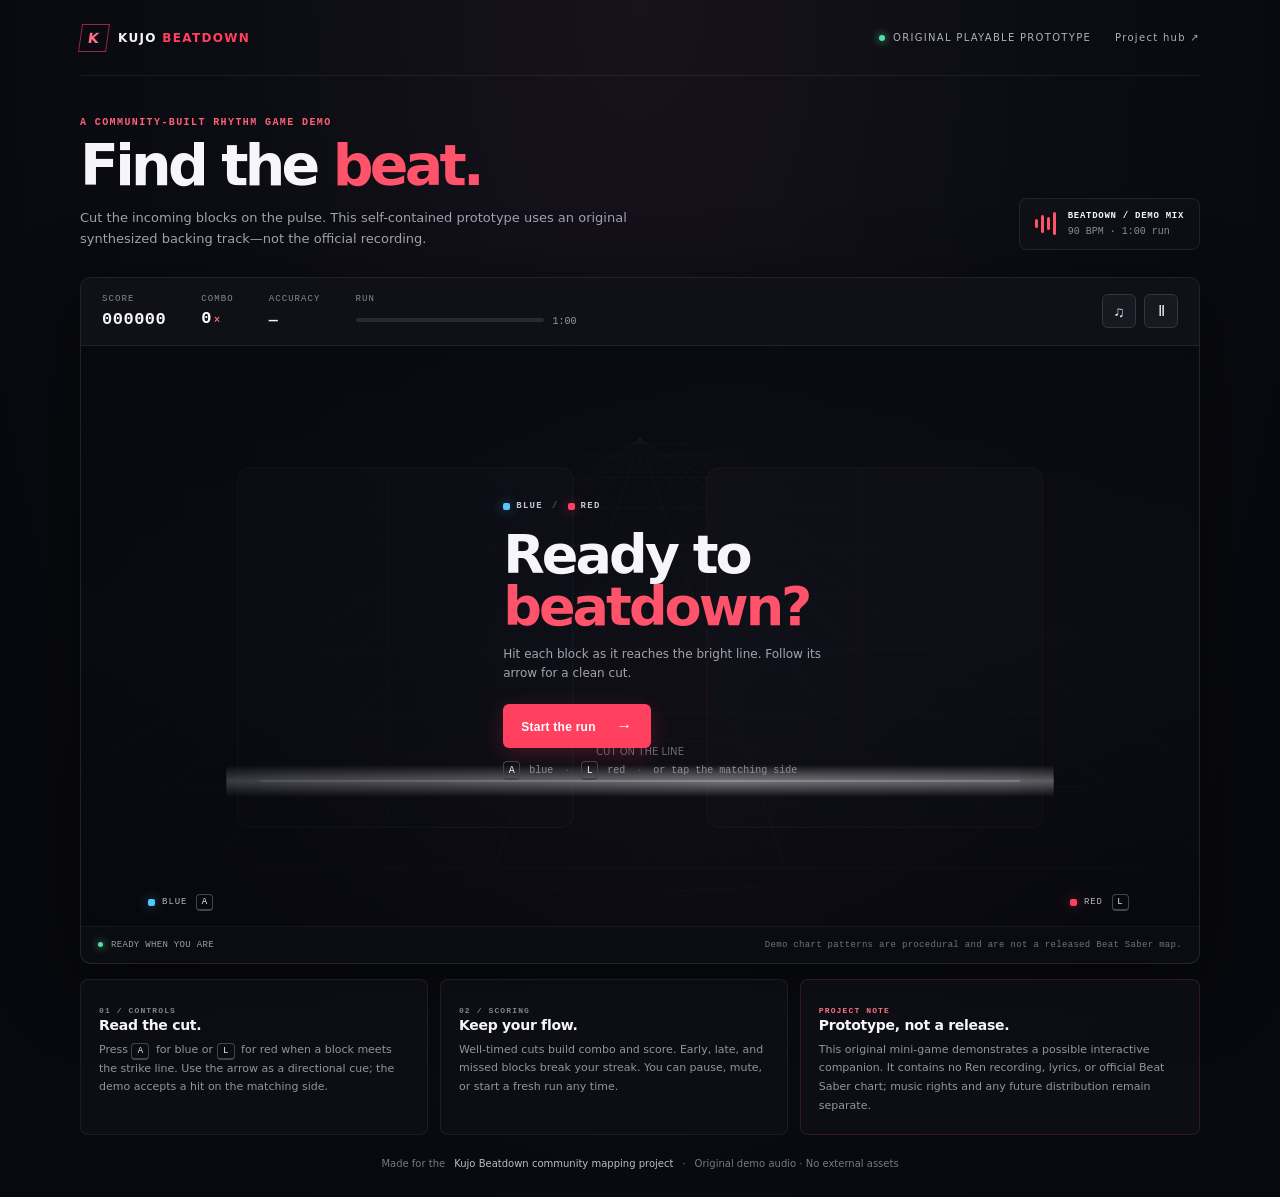
<file: game/index.html>
<!doctype html>
<html lang="en">
<head>
  <meta charset="utf-8">
  <meta name="viewport" content="width=device-width, initial-scale=1, viewport-fit=cover">
  <meta name="theme-color" content="#08090e">
  <meta name="description" content="Play the Kujo Beatdown community project's original, browser-based rhythm prototype.">
  <title>Kujo Beatdown — Rhythm Prototype</title>
  <link rel="stylesheet" href="style.css">
  <script src="game.js" defer></script>
</head>
<body>
  <main class="shell">
    <header class="topbar">
      <a class="wordmark" href="../index.html" aria-label="Kujo Beatdown project home"><span class="mark">K</span><span>KUJO <b>BEATDOWN</b></span></a>
      <div class="top-actions"><span class="prototype-tag"><i></i> ORIGINAL PLAYABLE PROTOTYPE</span><a class="back-link" href="../index.html">Project hub <span aria-hidden="true">↗</span></a></div>
    </header>

    <section class="intro" aria-labelledby="game-title">
      <div><p class="eyebrow">A community-built rhythm game demo</p><h1 id="game-title">Find the <span>beat.</span></h1><p class="lede">Cut the incoming blocks on the pulse. This self-contained prototype uses an original synthesized backing track—not the official recording.</p></div>
      <div class="song-chip"><span class="pulse-bars" aria-hidden="true"><i></i><i></i><i></i><i></i></span><span><b>BEATDOWN / DEMO MIX</b><small>90 BPM · 1:00 run</small></span></div>
    </section>

    <section class="game-card" aria-label="Rhythm game">
      <div class="hud">
        <div class="hud-stat"><span>SCORE</span><strong id="score">000000</strong></div>
        <div class="hud-stat combo-stat"><span>COMBO</span><strong><b id="combo">0</b><small>×</small></strong></div>
        <div class="hud-stat accuracy-stat"><span>ACCURACY</span><strong id="accuracy">—</strong></div>
        <div class="hud-stat progress-stat"><span>RUN</span><div class="progress-track"><i id="progress"></i></div><small id="time-left">1:00</small></div>
        <div class="hud-buttons"><button id="mute" class="icon-button" type="button" aria-label="Mute audio" title="Mute audio">♫</button><button id="pause" class="icon-button" type="button" aria-label="Pause game" title="Pause">Ⅱ</button></div>
      </div>
      <div class="stage-wrap">
        <canvas id="stage" aria-label="Rhythm game playfield. Press A for blue notes and L for red notes, matching the arrow direction." role="img"></canvas>
        <div id="overlay" class="overlay">
          <div class="overlay-panel" id="overlay-panel">
            <div class="overlay-kicker"><span class="mini-dot blue"></span> BLUE <span class="slash">/</span> <span class="mini-dot red"></span> RED</div>
            <h2 id="overlay-title">Ready to<br><em>beatdown?</em></h2>
            <p id="overlay-copy">Hit each block as it reaches the bright line. Follow its arrow for a clean cut.</p>
            <button id="start" class="start-button" type="button">Start the run <span aria-hidden="true">→</span></button>
            <p class="keys-hint"><kbd>A</kbd> blue <span>·</span> <kbd>L</kbd> red <span>·</span> or tap the matching side</p>
          </div>
        </div>
        <div class="lane-label left-label"><span class="swatch blue"></span> BLUE <kbd>A</kbd></div>
        <div class="lane-label right-label"><span class="swatch red"></span> RED <kbd>L</kbd></div>
        <div class="hit-flash" id="hit-flash" aria-hidden="true"></div>
      </div>
      <div class="game-footer"><span><i class="live-dot"></i> <span id="status">READY WHEN YOU ARE</span></span><span>Demo chart patterns are procedural and are not a released Beat Saber map.</span></div>
    </section>

    <section class="below-grid" aria-label="How to play and project note">
      <article class="info-card"><span class="card-index">01 / CONTROLS</span><h3>Read the cut.</h3><p>Press <kbd>A</kbd> for blue or <kbd>L</kbd> for red when a block meets the strike line. Use the arrow as a directional cue; the demo accepts a hit on the matching side.</p></article>
      <article class="info-card"><span class="card-index">02 / SCORING</span><h3>Keep your flow.</h3><p>Well-timed cuts build combo and score. Early, late, and missed blocks break your streak. You can pause, mute, or start a fresh run any time.</p></article>
      <article class="info-card note-card"><span class="card-index">PROJECT NOTE</span><h3>Prototype, not a release.</h3><p>This original mini-game demonstrates a possible interactive companion. It contains no Ren recording, lyrics, or official Beat Saber chart; music rights and any future distribution remain separate.</p></article>
    </section>
    <footer>Made for the <a href="https://github.com/ibloud/kujo-beatdown-beatsaber-map">Kujo Beatdown community mapping project</a><span>·</span> Original demo audio · No external assets</footer>
  </main>
  <div class="sr-only" id="announcer" aria-live="polite"></div>
</body>
</html>
</file>
<file: game/style.css>
:root{color-scheme:dark;--bg:#08090e;--panel:#101117;--line:#252630;--muted:#858695;--white:#f5f5fa;--blue:#51c9ff;--red:#ff405f;--mono:'SFMono-Regular',Consolas,'Liberation Mono',monospace;font-family:Inter,ui-sans-serif,system-ui,-apple-system,BlinkMacSystemFont,'Segoe UI',sans-serif}*{box-sizing:border-box}body{margin:0;min-height:100vh;color:var(--white);background:radial-gradient(ellipse at 50% 0%,#17121c 0,#0c0d13 42%,var(--bg) 80%)}button,a{-webkit-tap-highlight-color:transparent}a{color:inherit}.shell{width:min(1120px,calc(100% - 40px));margin:0 auto}.topbar{height:76px;border-bottom:1px solid #ffffff12;display:flex;align-items:center;justify-content:space-between}.wordmark{text-decoration:none;display:flex;align-items:center;gap:10px;font-size:12px;letter-spacing:.11em;font-weight:800}.wordmark b{color:#ff405f}.mark{width:28px;height:28px;display:grid;place-items:center;border:1px solid #ff405f90;color:#ff7184;transform:skew(-8deg);font-size:14px}.top-actions{display:flex;align-items:center;gap:24px}.prototype-tag,.back-link{font-size:10px;letter-spacing:.13em;color:#aeb0bc;text-decoration:none}.prototype-tag{display:flex;gap:8px;align-items:center}.prototype-tag i,.live-dot{width:6px;height:6px;background:#54e0a1;border-radius:50%;box-shadow:0 0 9px #54e0a1}.back-link{transition:color .2s}.back-link:hover{color:white}.intro{display:flex;align-items:end;justify-content:space-between;gap:30px;padding:41px 0 27px}.eyebrow,.card-index{margin:0 0 10px;color:#ff6076;font:600 10px var(--mono);letter-spacing:.14em;text-transform:uppercase}.intro h1{font-size:clamp(38px,6vw,57px);line-height:.98;letter-spacing:-.065em;margin:0;font-weight:850}.intro h1 span{color:#ff536b}.lede{margin:13px 0 0;color:#a0a1ae;max-width:560px;font-size:13px;line-height:1.65}.song-chip{display:flex;align-items:center;gap:12px;padding:12px 15px;border:1px solid #ffffff13;border-radius:8px;background:#ffffff05;white-space:nowrap}.song-chip b,.song-chip small{display:block}.song-chip b{font:600 9px var(--mono);letter-spacing:.08em}.song-chip small{font:10px var(--mono);color:#888a98;margin-top:5px}.pulse-bars{display:flex;align-items:center;gap:3px;height:26px}.pulse-bars i{display:block;width:3px;border-radius:4px;background:#ff536b;height:35%;animation:equalize .8s ease-in-out infinite alternate}.pulse-bars i:nth-child(2){height:70%;animation-delay:.2s}.pulse-bars i:nth-child(3){height:50%;animation-delay:.4s}.pulse-bars i:nth-child(4){height:90%;animation-delay:.1s}@keyframes equalize{to{transform:scaleY(.42)}}.game-card{border:1px solid #ffffff18;border-radius:11px;overflow:hidden;background:#0b0c12;box-shadow:0 18px 70px #0008}.hud{height:68px;display:flex;align-items:center;padding:0 21px;gap:35px;border-bottom:1px solid #ffffff12;background:#101117}.hud-stat>span{display:block;font:9px var(--mono);letter-spacing:.12em;color:#858794;margin-bottom:5px}.hud-stat>strong{font:700 17px var(--mono);letter-spacing:.03em}.combo-stat strong{color:#fff;display:flex;align-items:baseline;gap:2px}.combo-stat strong small{font-size:10px;color:#ff6076}.accuracy-stat strong{font-size:15px}.progress-stat{flex:1;max-width:230px}.progress-stat>div{height:4px;width:100%;border-radius:8px;background:#292a34;display:inline-block;vertical-align:middle;margin-right:9px;width:calc(100% - 42px)}.progress-track i{display:block;background:linear-gradient(90deg,#ff405f,#ff9b5e);height:100%;width:0;border-radius:inherit;transition:width .1s linear}.progress-stat>small{font:10px var(--mono);color:#999}.hud-buttons{display:flex;gap:8px;margin-left:auto}.icon-button{border:1px solid #343540;background:#171820;border-radius:6px;color:#e4e4ea;width:34px;height:34px;font-size:15px;cursor:pointer}.icon-button:hover{border-color:#747583}.stage-wrap{position:relative;overflow:hidden;background:#0b0d14}.stage-wrap canvas{display:block;width:100%;height:auto;aspect-ratio:16/8.3;touch-action:manipulation}.overlay{position:absolute;inset:0;display:grid;place-items:center;background:linear-gradient(90deg,#07080dc9,#07080d71 58%,#07080d93);transition:opacity .25s,visibility .25s}.overlay.hidden{opacity:0;visibility:hidden;pointer-events:none}.overlay-panel{width:min(430px,80%);padding:10px 0 0 7%;}.overlay-kicker{display:flex;align-items:center;gap:6px;font:600 9px var(--mono);letter-spacing:.14em;color:#c5c5cf}.mini-dot,.swatch{display:inline-block;width:7px;height:7px;border-radius:2px}.mini-dot.blue,.swatch.blue{background:var(--blue);box-shadow:0 0 12px #51c9ff80}.mini-dot.red,.swatch.red{background:var(--red);box-shadow:0 0 12px #ff405f80}.slash{color:#565763;margin:0 3px}.overlay h2{font-size:clamp(32px,5.4vw,54px);line-height:.96;letter-spacing:-.055em;margin:18px 0 12px}.overlay h2 em{font-style:normal;color:#ff536b}.overlay-panel>p:not(.keys-hint){font-size:12px;line-height:1.6;color:#a3a4b1;max-width:340px;margin:0 0 21px}.start-button{border:0;border-radius:6px;padding:13px 18px;background:#ff405f;color:#fff;font-weight:750;font-size:12px;letter-spacing:.02em;cursor:pointer;box-shadow:0 6px 22px #ff405f35;transition:transform .18s,background .18s}.start-button:hover{background:#ff5972;transform:translateY(-1px)}.start-button span{font-size:16px;margin-left:17px}.keys-hint{font:10px var(--mono);color:#8c8d9a;margin:13px 0 0}.keys-hint kbd,.info-card kbd,.lane-label kbd{display:inline-grid;place-items:center;min-width:17px;height:19px;padding:0 4px;border:1px solid #42434f;border-bottom-width:2px;border-radius:4px;color:#eee;font:10px var(--mono);margin-right:3px}.keys-hint>span{margin:0 5px;color:#51525e}.lane-label{position:absolute;bottom:15px;display:flex;align-items:center;gap:7px;color:#b6b7c2;font:9px var(--mono);letter-spacing:.1em;pointer-events:none}.lane-label kbd{height:17px;min-width:17px;font-size:9px;margin-left:2px}.left-label{left:6%}.right-label{right:6%}.hit-flash{position:absolute;inset:0;pointer-events:none;opacity:0;background:radial-gradient(ellipse at 50% 60%,#ffffff18,transparent 60%)}.hit-flash.active{animation:flash .22s ease-out}@keyframes flash{0%{opacity:1}100%{opacity:0}}.game-footer{height:37px;padding:0 17px;display:flex;align-items:center;justify-content:space-between;border-top:1px solid #ffffff0d;color:#71727e;font:9px var(--mono);letter-spacing:.035em}.game-footer>span:first-child{display:flex;align-items:center;gap:8px;color:#9b9ca8}.live-dot{width:5px;height:5px}.below-grid{display:grid;grid-template-columns:1fr 1fr 1.15fr;gap:12px;margin-top:15px}.info-card{padding:18px 18px 19px;background:#101117a6;border:1px solid #ffffff11;border-radius:8px}.card-index{font-size:8px;color:#818390;margin-bottom:12px}.info-card h3{font-size:14px;margin:0 0 8px;letter-spacing:-.02em}.info-card p{font-size:11px;line-height:1.7;color:#92939f;margin:0}.info-card kbd{height:17px;min-width:18px;font-size:9px}.note-card{border-color:#ff536b2a}.note-card .card-index{color:#ff7184}footer{display:flex;justify-content:center;align-items:center;gap:9px;padding:23px 0 28px;color:#777985;font-size:10px}footer a{color:#bbbcc5;text-decoration:none}footer a:hover{color:#ff7184}.sr-only{position:absolute;width:1px;height:1px;padding:0;margin:-1px;overflow:hidden;clip:rect(0,0,0,0);white-space:nowrap;border:0}body.is-paused .pulse-bars i{animation-play-state:paused}@media(max-width:700px){.shell{width:min(100% - 24px,600px)}.topbar{height:60px}.prototype-tag{display:none}.top-actions{gap:0}.intro{padding:28px 0 20px;align-items:start;flex-direction:column;gap:16px}.intro h1{font-size:44px}.lede{font-size:12px}.song-chip{padding:9px 12px}.hud{height:60px;padding:0 11px;gap:15px}.hud-stat>span{font-size:8px}.hud-stat>strong{font-size:13px}.accuracy-stat{display:none}.progress-stat{max-width:none}.stage-wrap canvas{aspect-ratio:1/1}.overlay{background:linear-gradient(90deg,#07080de8,#07080d99)}.overlay-panel{padding-left:7%;width:92%}.overlay h2{font-size:40px}.overlay-panel>p:not(.keys-hint){max-width:270px;font-size:11px}.game-footer{height:auto;min-height:39px;padding:8px 11px;font-size:8px;gap:8px}.game-footer>span:last-child{text-align:right;max-width:54%;line-height:1.4}.below-grid{grid-template-columns:1fr;gap:8px;margin-top:10px}.info-card{padding:14px 16px}.info-card p{font-size:11px}footer{flex-wrap:wrap;font-size:9px;text-align:center;padding:20px 4px 25px}}@media(max-width:390px){.hud{gap:10px}.progress-stat{max-width:90px}.intro h1{font-size:38px}.overlay h2{font-size:34px}.keys-hint{font-size:9px}}@media(prefers-reduced-motion:reduce){*,*::before,*::after{animation-duration:.01ms!important;animation-iteration-count:1!important;scroll-behavior:auto!important;transition-duration:.01ms!important}}
</file>
